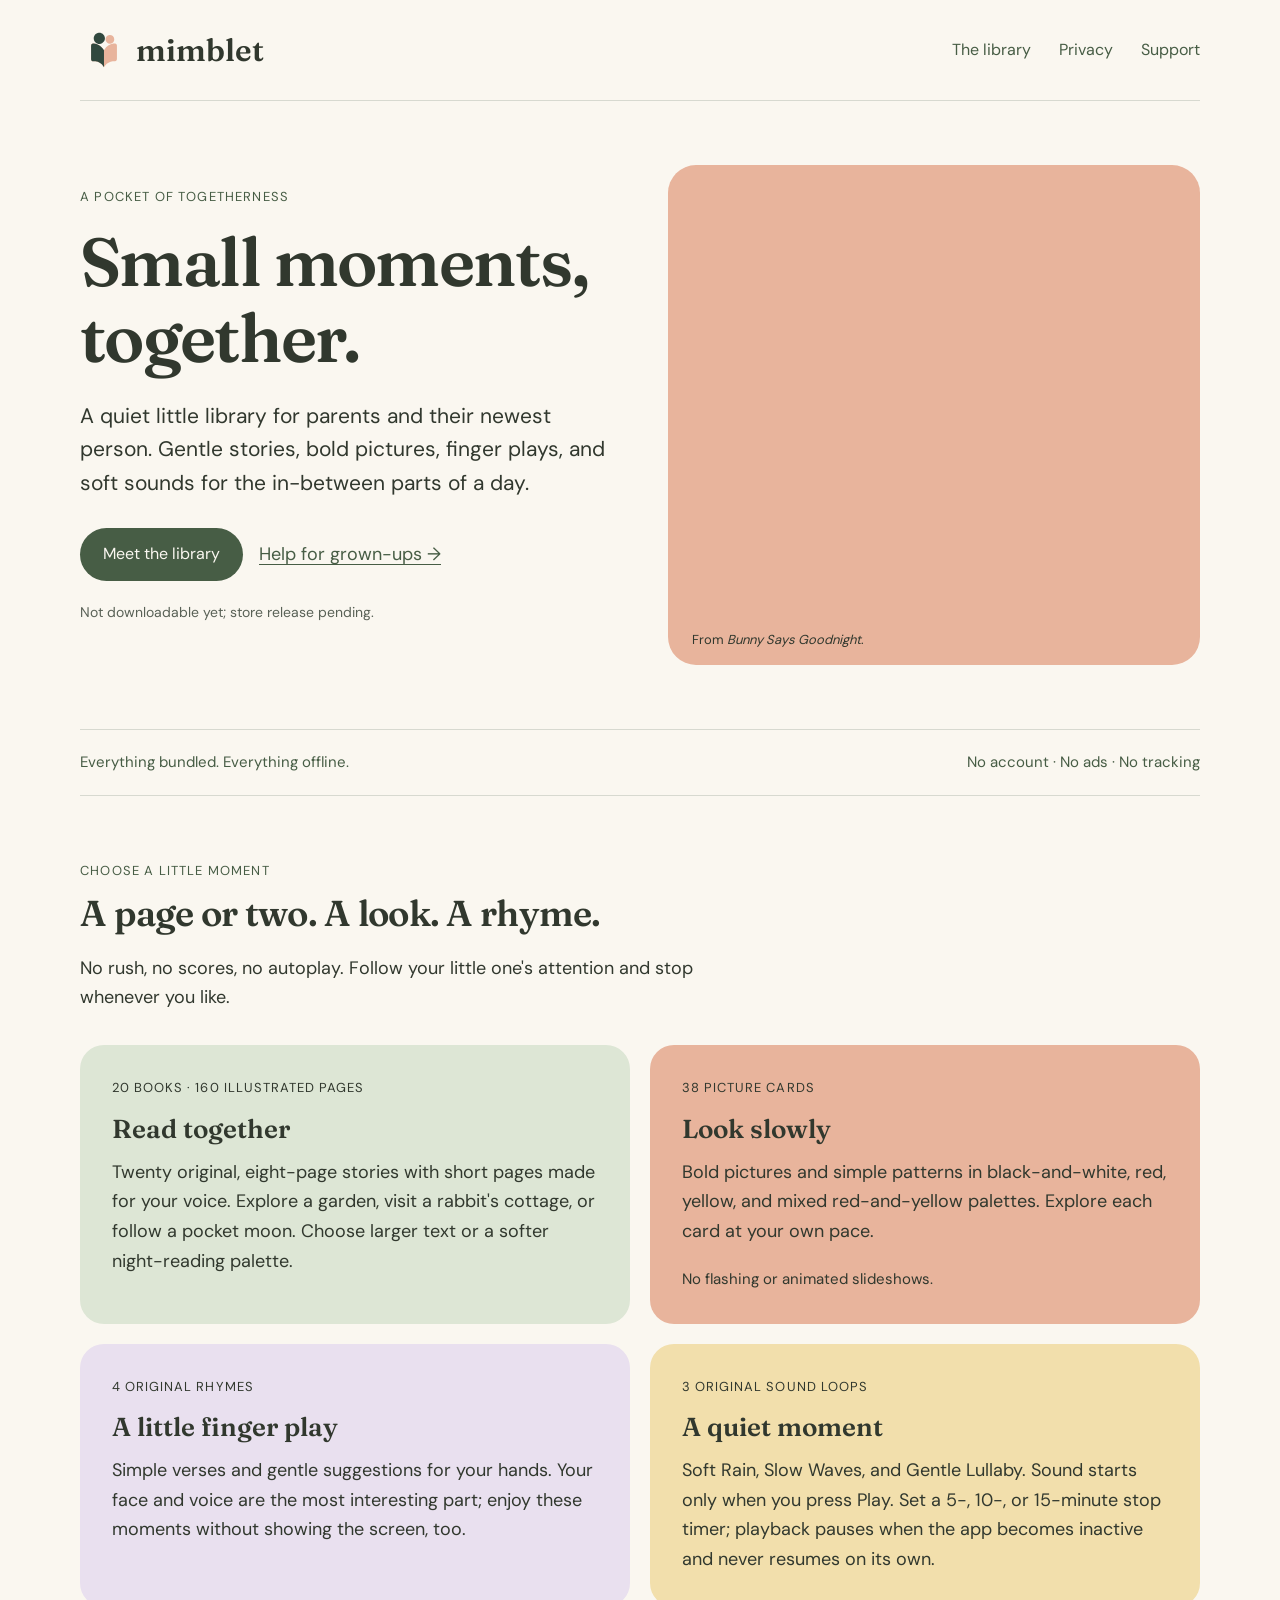
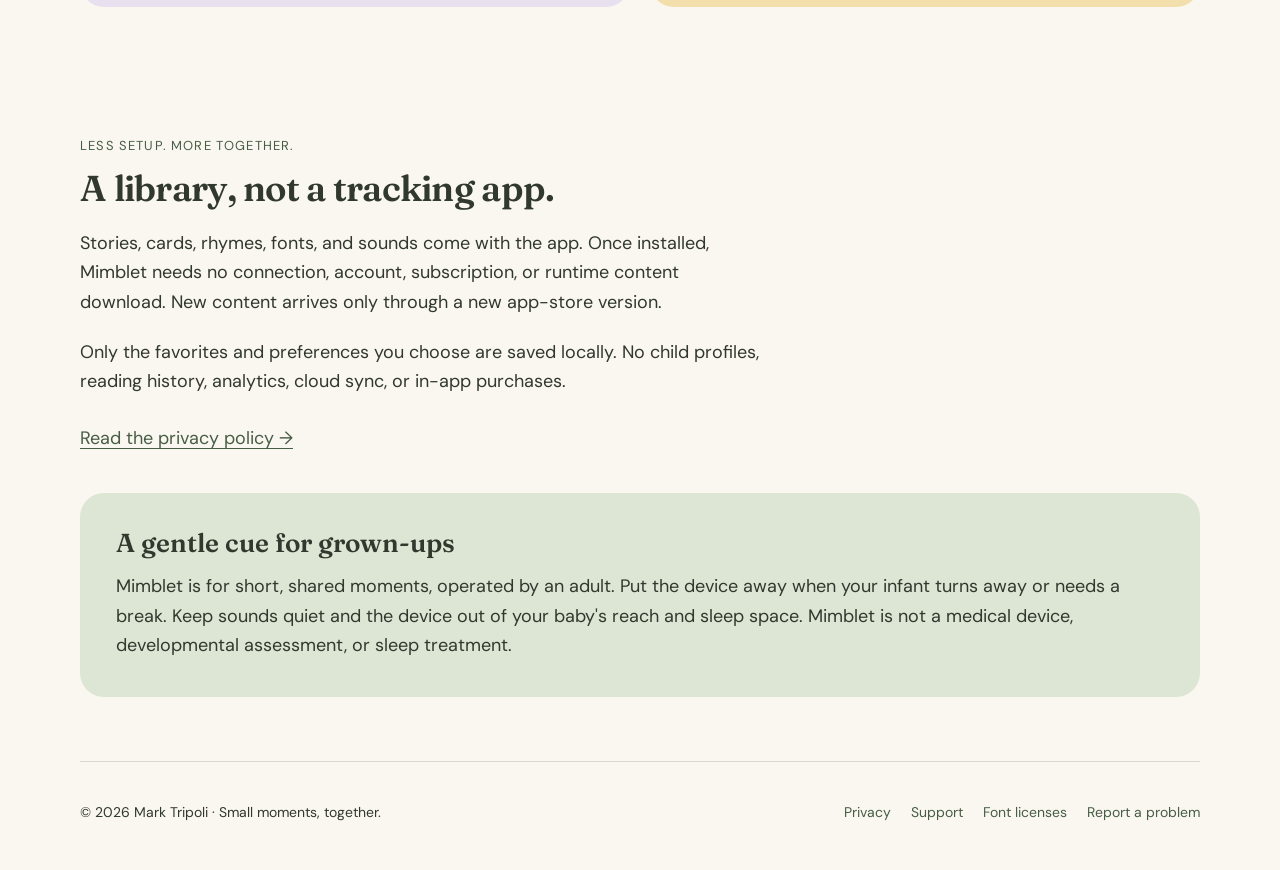
<file: site/index.html>
<!DOCTYPE html>
<html lang="en">
<head><meta charset="utf-8"><meta name="viewport" content="width=device-width, initial-scale=1"><title>Mimblet — Small moments, together</title><meta name="description" content="An offline little library for parents and caregivers: 20 illustrated stories, 38 picture cards, four finger-play rhymes, and three soft sounds."><link rel="icon" href="assets/favicon.svg" type="image/svg+xml">
<meta name="theme-color" content="#FAF7F0">
<meta property="og:title" content="Mimblet — Small moments, together">
<meta property="og:description" content="An offline little library for parents and caregivers: illustrated stories, picture cards, finger-play rhymes, and soft sounds.">
<meta property="og:type" content="website">
<meta property="og:image" content="assets/bunny-goodnight-01.jpg">
<meta name="twitter:card" content="summary_large_image">
<link rel="preload" as="image" href="assets/bunny-goodnight-01-1200w.jpg" fetchpriority="high"><link rel="preload" as="font" type="font/truetype" href="assets/fonts/Fraunces_600SemiBold.ttf" crossorigin><link rel="preload" as="font" type="font/truetype" href="assets/fonts/DMSans_400Regular.ttf" crossorigin><link rel="canonical" href="./"><link rel="stylesheet" href="styles.css"></head>
<body>
<a class="skip" href="#main">Skip to content</a>
<div class="wrap"><header class="header"><a class="brand" href="./" aria-label="Mimblet home"><img src="assets/brand-mark.svg" alt="" width="40" height="40">mimblet</a><nav aria-label="Main navigation"><a href="#library">The library</a><a href="privacy/">Privacy</a><a href="support/">Support</a></nav></header>
<main id="main" tabindex="-1">
<section class="hero" aria-labelledby="welcome"><div><p class="eyebrow">A pocket of togetherness</p><h1 id="welcome">Small moments,<br>together.</h1><p class="intro">A quiet little library for parents and their newest person. Gentle stories, bold pictures, finger plays, and soft sounds for the in-between parts of a day.</p><div class="actions"><a class="button" href="#library">Meet the library</a><a href="support/">Help for grown-ups →</a></div><p class="availability">Not downloadable yet; store release pending.</p></div><figure class="scene"><img src="assets/bunny-goodnight-01-1200w.jpg" srcset="assets/bunny-goodnight-01-480w.jpg 480w, assets/bunny-goodnight-01-768w.jpg 768w, assets/bunny-goodnight-01-1200w.jpg 1200w" sizes="(max-width: 768px) 100vw, 60vw" alt="A little rabbit in a mustard waistcoat outside a warmly lit cottage at sunset." width="1536" height="1020" decoding="async" fetchpriority="high"><figcaption>From <cite>Bunny Says Goodnight</cite>.</figcaption></figure></section>
<div class="strip" role="group" aria-label="App principles"><span>Everything bundled. Everything offline.</span><span>No account · No ads · No tracking</span></div>
<section id="library" class="section" aria-labelledby="library-title"><div class="section-head"><p class="eyebrow">Choose a little moment</p><h2 id="library-title">A page or two. A look. A rhyme.</h2><p>No rush, no scores, no autoplay. Follow your little one's attention and stop whenever you like.</p></div><div class="grid"><article class="card"><span class="number">20 books · 160 illustrated pages</span><h3>Read together</h3><p>Twenty original, eight-page stories with short pages made for your voice. Explore a garden, visit a rabbit's cottage, or follow a pocket moon. Choose larger text or a softer night-reading palette.</p></article><article class="card"><span class="number">38 picture cards</span><h3>Look slowly</h3><p>Bold pictures and simple patterns in black-and-white, red, yellow, and mixed red-and-yellow palettes. Explore each card at your own pace.</p><p class="small">No flashing or animated slideshows.</p></article><article class="card"><span class="number">4 original rhymes</span><h3>A little finger play</h3><p>Simple verses and gentle suggestions for your hands. Your face and voice are the most interesting part; enjoy these moments without showing the screen, too.</p></article><article class="card"><span class="number">3 original sound loops</span><h3>A quiet moment</h3><p>Soft Rain, Slow Waves, and Gentle Lullaby. Sound starts only when you press Play. Set a 5-, 10-, or 15-minute stop timer; playback pauses when the app becomes inactive and never resumes on its own.</p></article></div></section>
<section class="section" aria-labelledby="offline-title"><div class="section-head"><p class="eyebrow">Less setup. More together.</p><h2 id="offline-title">A library, not a tracking app.</h2><p>Stories, cards, rhymes, fonts, and sounds come with the app. Once installed, Mimblet needs no connection, account, subscription, or runtime content download. New content arrives only through a new app-store version.</p><p>Only the favorites and preferences you choose are saved locally. No child profiles, reading history, analytics, cloud sync, or in-app purchases.</p><a href="privacy/">Read the privacy policy →</a></div><div class="note"><h3>A gentle cue for grown-ups</h3><p>Mimblet is for short, shared moments, operated by an adult. Put the device away when your infant turns away or needs a break. Keep sounds quiet and the device out of your baby's reach and sleep space. Mimblet is not a medical device, developmental assessment, or sleep treatment.</p></div></section>
</main><footer class="footer"><p>© 2026 Mark Tripoli · Small moments, together.</p><nav aria-label="Footer navigation"><a href="privacy/">Privacy</a><a href="support/">Support</a><a href="support/#fonts">Font licenses</a><a href="https://github.com/MarkTripoli/mimblet-site/issues">Report a problem</a></nav></footer></div>
</body></html>
</file>
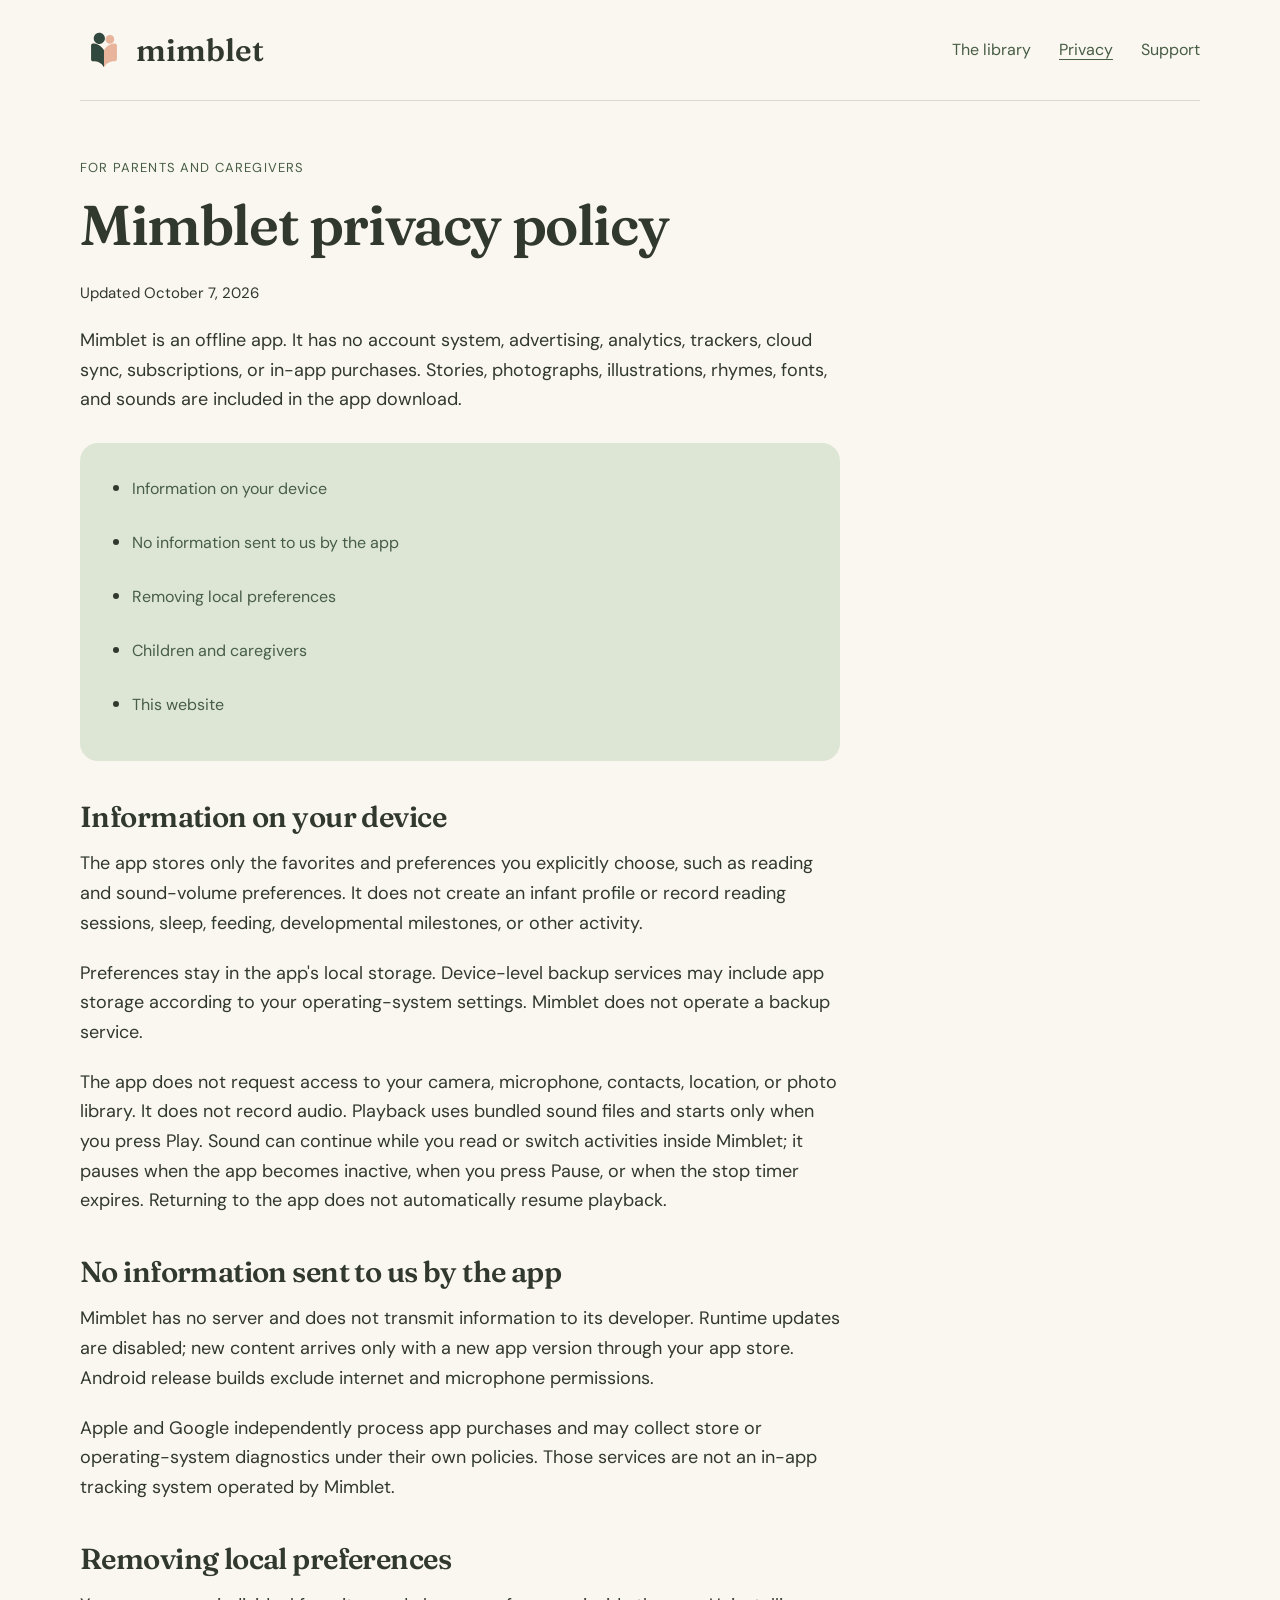
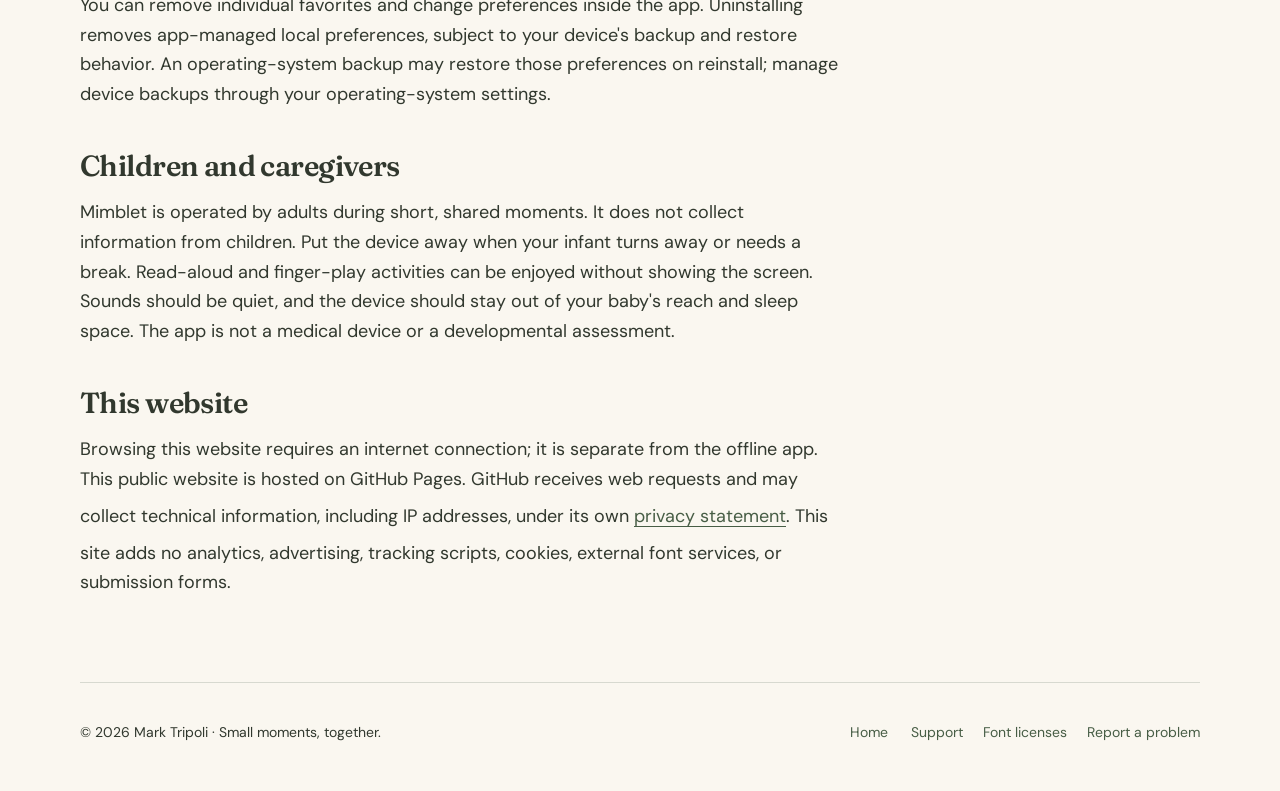
<file: site/privacy/index.html>
<!DOCTYPE html>
<html lang="en">
<head><meta charset="utf-8"><meta name="viewport" content="width=device-width, initial-scale=1"><title>Privacy — Mimblet</title><meta name="description" content="How Mimblet's offline app handles local preferences, and how this website differs."><link rel="icon" href="../assets/favicon.svg" type="image/svg+xml"><link rel="preload" as="font" type="font/truetype" href="../assets/fonts/Fraunces_600SemiBold.ttf" crossorigin><link rel="preload" as="font" type="font/truetype" href="../assets/fonts/DMSans_400Regular.ttf" crossorigin><link rel="canonical" href="./"><link rel="stylesheet" href="../styles.css"></head>
<body><a class="skip" href="#main">Skip to content</a><div class="wrap"><header class="header"><a class="brand" href="../" aria-label="Mimblet home"><img src="../assets/brand-mark.svg" alt="" width="40" height="40">mimblet</a><nav aria-label="Main navigation"><a href="../#library">The library</a><a href="./" aria-current="page">Privacy</a><a href="../support/">Support</a></nav></header>
<main id="main" class="document" tabindex="-1"><p class="eyebrow">For parents and caregivers</p><h1>Mimblet privacy policy</h1><p class="small">Updated October 7, 2026</p><p>Mimblet is an offline app. It has no account system, advertising, analytics, trackers, cloud sync, subscriptions, or in-app purchases. Stories, photographs, illustrations, rhymes, fonts, and sounds are included in the app download.</p>
<nav class="contents" aria-label="Policy sections"><ul><li><a href="#device">Information on your device</a></li><li><a href="#network">No information sent to us by the app</a></li><li><a href="#removal">Removing local preferences</a></li><li><a href="#children">Children and caregivers</a></li><li><a href="#web">This website</a></li></ul></nav>
<section id="device"><h2>Information on your device</h2><p>The app stores only the favorites and preferences you explicitly choose, such as reading and sound-volume preferences. It does not create an infant profile or record reading sessions, sleep, feeding, developmental milestones, or other activity.</p><p>Preferences stay in the app's local storage. Device-level backup services may include app storage according to your operating-system settings. Mimblet does not operate a backup service.</p><p>The app does not request access to your camera, microphone, contacts, location, or photo library. It does not record audio. Playback uses bundled sound files and starts only when you press Play. Sound can continue while you read or switch activities inside Mimblet; it pauses when the app becomes inactive, when you press Pause, or when the stop timer expires. Returning to the app does not automatically resume playback.</p></section>
<section id="network"><h2>No information sent to us by the app</h2><p>Mimblet has no server and does not transmit information to its developer. Runtime updates are disabled; new content arrives only with a new app version through your app store. Android release builds exclude internet and microphone permissions.</p><p>Apple and Google independently process app purchases and may collect store or operating-system diagnostics under their own policies. Those services are not an in-app tracking system operated by Mimblet.</p></section>
<section id="removal"><h2>Removing local preferences</h2><p>You can remove individual favorites and change preferences inside the app. Uninstalling removes app-managed local preferences, subject to your device's backup and restore behavior. An operating-system backup may restore those preferences on reinstall; manage device backups through your operating-system settings.</p></section>
<section id="children"><h2>Children and caregivers</h2><p>Mimblet is operated by adults during short, shared moments. It does not collect information from children. Put the device away when your infant turns away or needs a break. Read-aloud and finger-play activities can be enjoyed without showing the screen. Sounds should be quiet, and the device should stay out of your baby's reach and sleep space. The app is not a medical device or a developmental assessment.</p></section>
<section id="web"><h2>This website</h2><p>Browsing this website requires an internet connection; it is separate from the offline app. This public website is hosted on GitHub Pages. GitHub receives web requests and may collect technical information, including IP addresses, under its own <a href="https://docs.github.com/en/site-policy/privacy-policies/github-general-privacy-statement" target="_blank" rel="noopener noreferrer">privacy statement</a>. This site adds no analytics, advertising, tracking scripts, cookies, external font services, or submission forms.</p></section>
</main><footer class="footer"><p>© 2026 Mark Tripoli · Small moments, together.</p><nav aria-label="Footer navigation"><a href="../">Home</a><a href="../support/">Support</a><a href="../support/#fonts">Font licenses</a><a href="https://github.com/MarkTripoli/mimblet-site/issues">Report a problem</a></nav></footer></div></body></html>
</file>
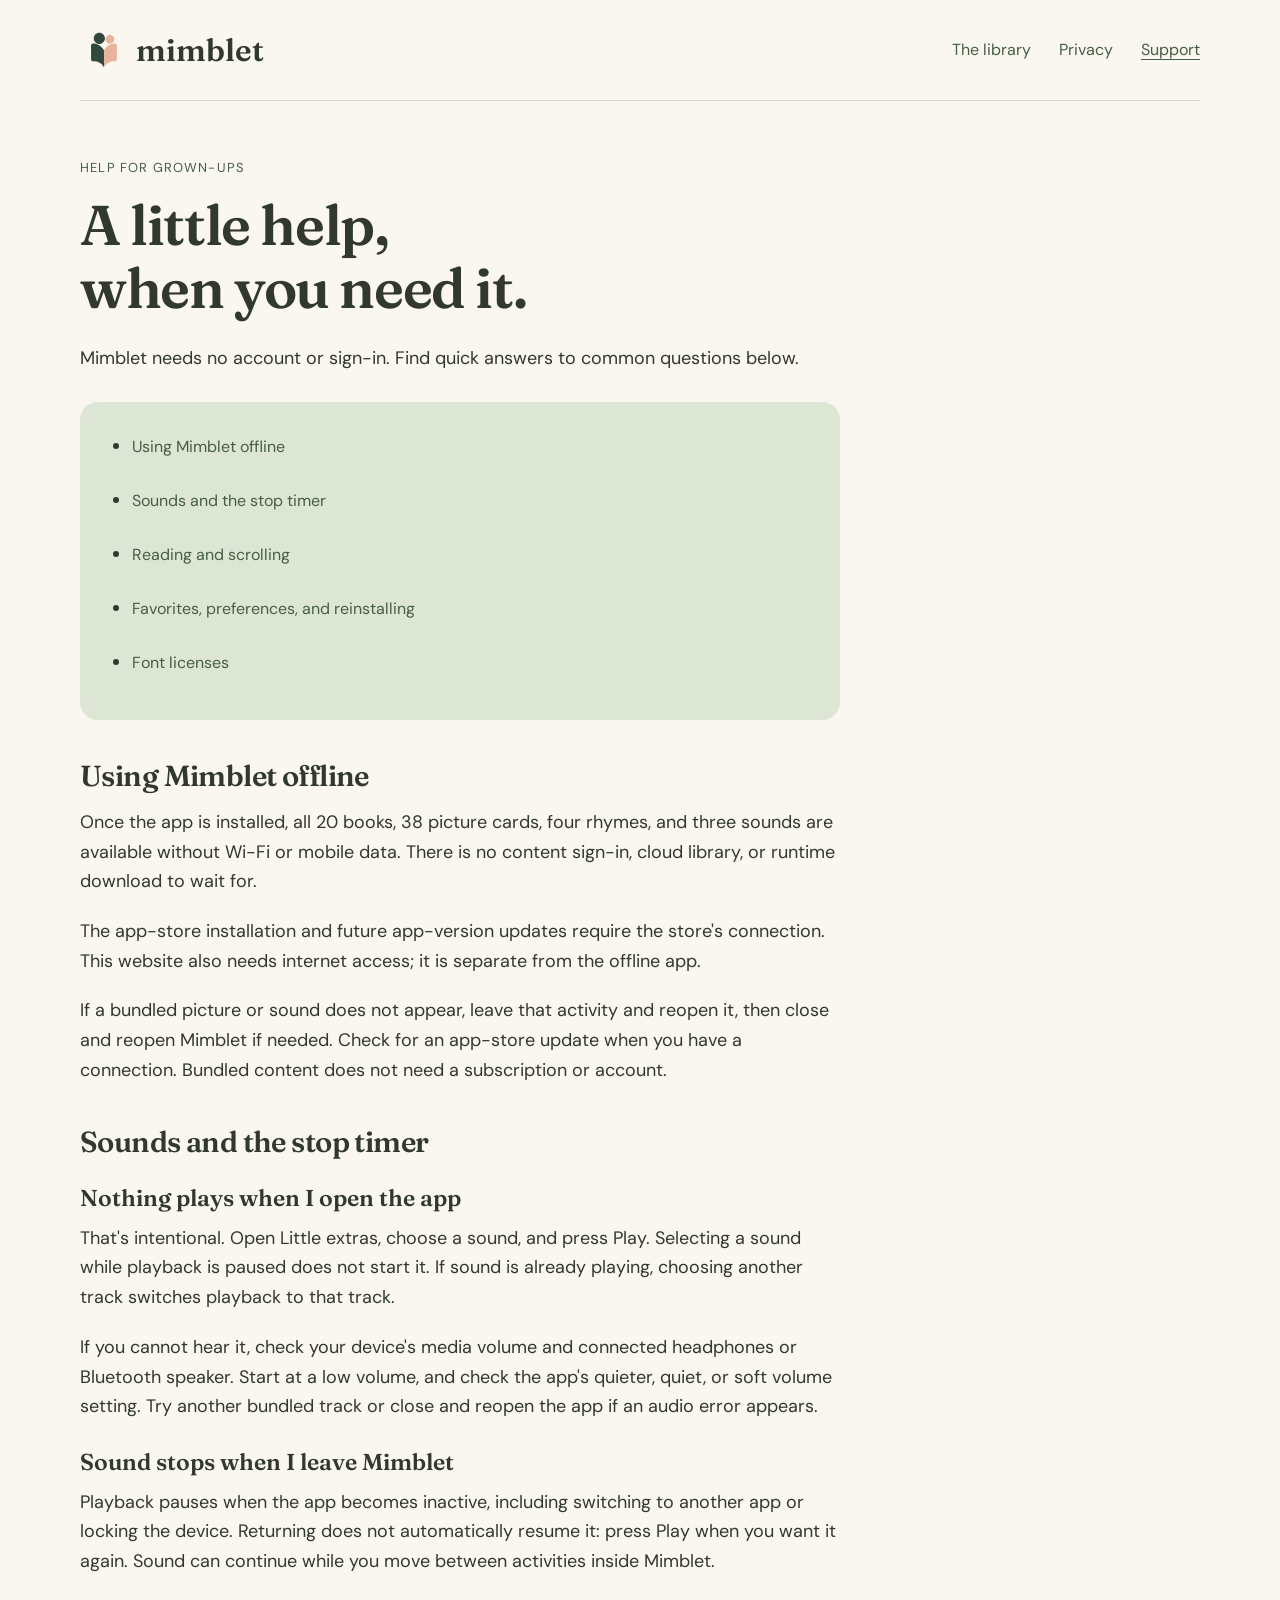
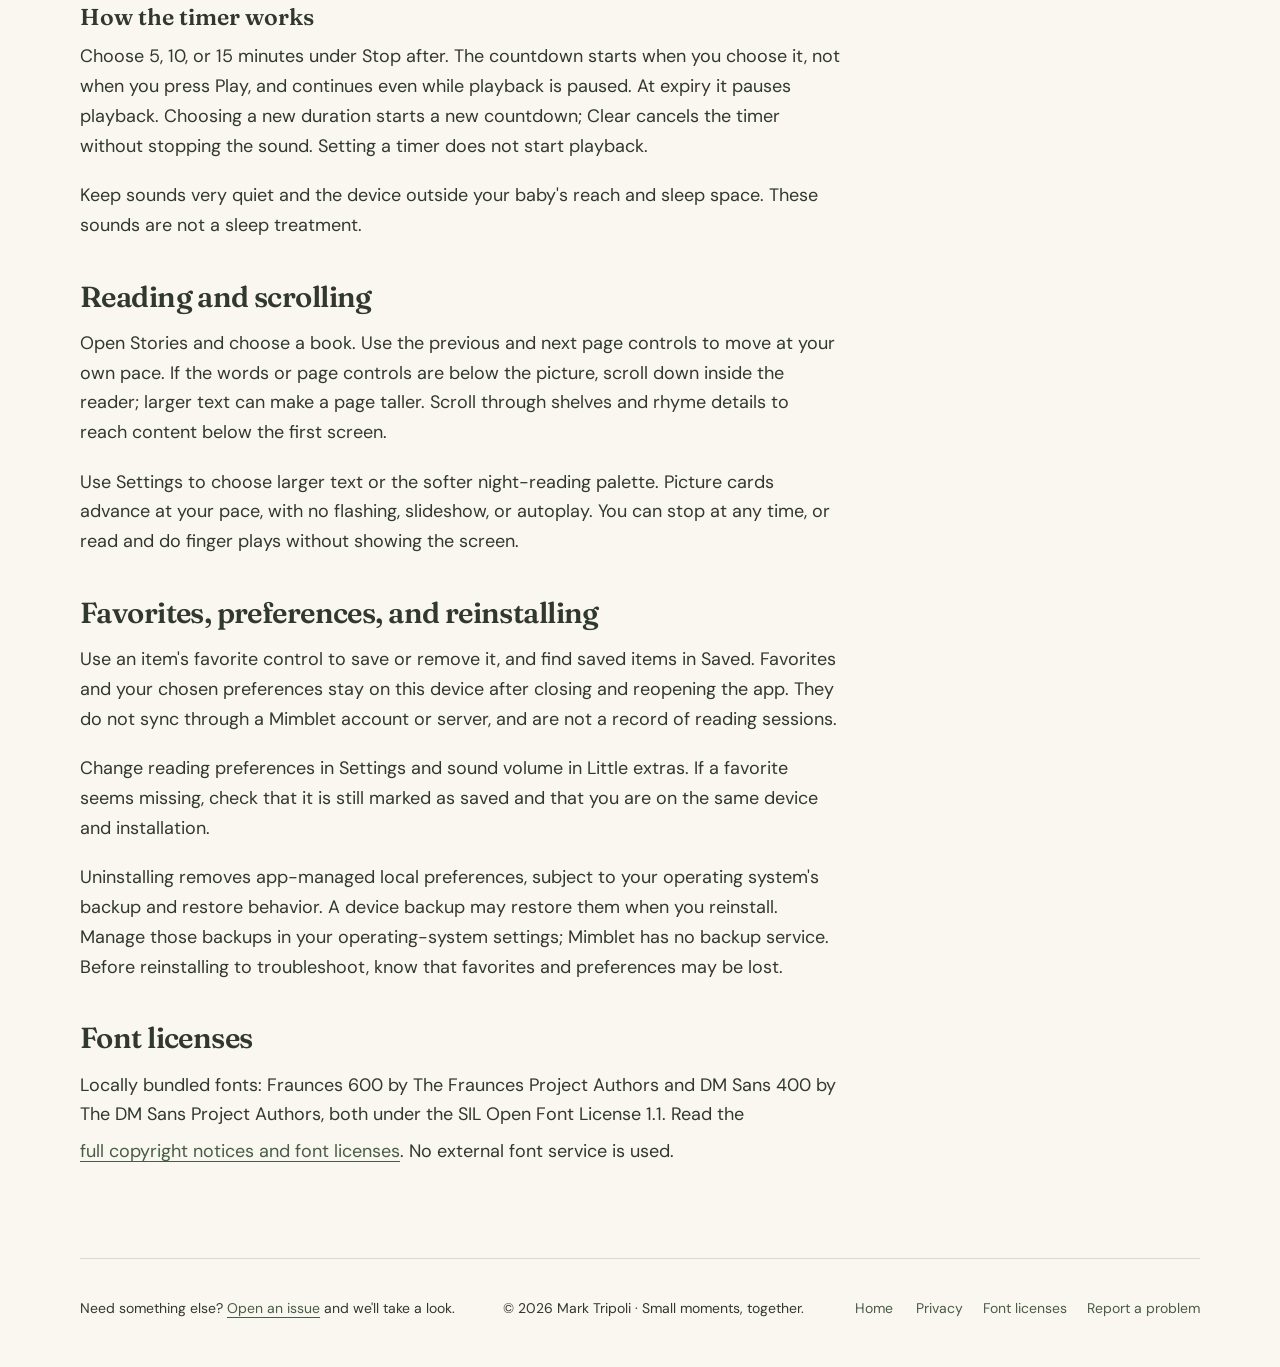
<file: site/support/index.html>
<!DOCTYPE html>
<html lang="en">
<head><meta charset="utf-8"><meta name="viewport" content="width=device-width, initial-scale=1"><title>Support — Mimblet</title><meta name="description" content="Help with offline reading, sounds, timers, favorites, and preferences in Mimblet."><link rel="icon" href="../assets/favicon.svg" type="image/svg+xml"><link rel="preload" as="font" type="font/truetype" href="../assets/fonts/Fraunces_600SemiBold.ttf" crossorigin><link rel="preload" as="font" type="font/truetype" href="../assets/fonts/DMSans_400Regular.ttf" crossorigin><link rel="canonical" href="./"><link rel="stylesheet" href="../styles.css"></head>
<body>
<a class="skip" href="#main">Skip to content</a><div class="wrap"><header class="header"><a class="brand" href="../" aria-label="Mimblet home"><img src="../assets/brand-mark.svg" alt="" width="40" height="40">mimblet</a><nav aria-label="Main navigation"><a href="../#library">The library</a><a href="../privacy/">Privacy</a><a href="./" aria-current="page">Support</a></nav></header>
<main id="main" class="document" tabindex="-1"><p class="eyebrow">Help for grown-ups</p><h1>A little help,<br>when you need it.</h1><p>Mimblet needs no account or sign-in. Find quick answers to common questions below.</p><nav class="contents" aria-label="Support topics"><ul><li><a href="#offline">Using Mimblet offline</a></li><li><a href="#sound">Sounds and the stop timer</a></li><li><a href="#reading">Reading and scrolling</a></li><li><a href="#preferences">Favorites, preferences, and reinstalling</a></li><li><a href="#fonts">Font licenses</a></li></ul></nav>
<section id="offline"><h2>Using Mimblet offline</h2><p>Once the app is installed, all 20 books, 38 picture cards, four rhymes, and three sounds are available without Wi-Fi or mobile data. There is no content sign-in, cloud library, or runtime download to wait for.</p><p>The app-store installation and future app-version updates require the store's connection. This website also needs internet access; it is separate from the offline app.</p><p>If a bundled picture or sound does not appear, leave that activity and reopen it, then close and reopen Mimblet if needed. Check for an app-store update when you have a connection. Bundled content does not need a subscription or account.</p></section>
<section id="sound"><h2>Sounds and the stop timer</h2><h3>Nothing plays when I open the app</h3><p>That's intentional. Open Little extras, choose a sound, and press Play. Selecting a sound while playback is paused does not start it. If sound is already playing, choosing another track switches playback to that track.</p><p>If you cannot hear it, check your device's media volume and connected headphones or Bluetooth speaker. Start at a low volume, and check the app's quieter, quiet, or soft volume setting. Try another bundled track or close and reopen the app if an audio error appears.</p><h3>Sound stops when I leave Mimblet</h3><p>Playback pauses when the app becomes inactive, including switching to another app or locking the device. Returning does not automatically resume it: press Play when you want it again. Sound can continue while you move between activities inside Mimblet.</p><h3>How the timer works</h3><p>Choose 5, 10, or 15 minutes under Stop after. The countdown starts when you choose it, not when you press Play, and continues even while playback is paused. At expiry it pauses playback. Choosing a new duration starts a new countdown; Clear cancels the timer without stopping the sound. Setting a timer does not start playback.</p><p>Keep sounds very quiet and the device outside your baby's reach and sleep space. These sounds are not a sleep treatment.</p></section>
<section id="reading"><h2>Reading and scrolling</h2><p>Open Stories and choose a book. Use the previous and next page controls to move at your own pace. If the words or page controls are below the picture, scroll down inside the reader; larger text can make a page taller. Scroll through shelves and rhyme details to reach content below the first screen.</p><p>Use Settings to choose larger text or the softer night-reading palette. Picture cards advance at your pace, with no flashing, slideshow, or autoplay. You can stop at any time, or read and do finger plays without showing the screen.</p></section>
<section id="preferences"><h2>Favorites, preferences, and reinstalling</h2><p>Use an item's favorite control to save or remove it, and find saved items in Saved. Favorites and your chosen preferences stay on this device after closing and reopening the app. They do not sync through a Mimblet account or server, and are not a record of reading sessions.</p><p>Change reading preferences in Settings and sound volume in Little extras. If a favorite seems missing, check that it is still marked as saved and that you are on the same device and installation.</p><p>Uninstalling removes app-managed local preferences, subject to your operating system's backup and restore behavior. A device backup may restore them when you reinstall. Manage those backups in your operating-system settings; Mimblet has no backup service. Before reinstalling to troubleshoot, know that favorites and preferences may be lost.</p></section>
<section id="fonts"><h2>Font licenses</h2><p>Locally bundled fonts: Fraunces 600 by The Fraunces Project Authors and DM Sans 400 by The DM Sans Project Authors, both under the SIL Open Font License 1.1. Read the <a href="../assets/fonts/OFL.txt">full copyright notices and font licenses</a>. No external font service is used.</p></section>
</main><footer class="footer"><p>Need something else? <a href="https://github.com/MarkTripoli/mimblet-site/issues">Open an issue</a> and we&apos;ll take a look.</p>
<p>© 2026 Mark Tripoli · Small moments, together.</p><nav aria-label="Footer navigation"><a href="../">Home</a><a href="../privacy/">Privacy</a><a href="#fonts">Font licenses</a><a href="https://github.com/MarkTripoli/mimblet-site/issues">Report a problem</a></nav></footer></div></body></html>
</file>
<file: site/styles.css>
html{scroll-behavior:smooth}
@font-face{font-family:Fraunces;src:url('assets/fonts/Fraunces_600SemiBold.ttf') format('truetype');font-weight:600;font-display:swap}
@font-face{font-family:'DM Sans';src:url('assets/fonts/DMSans_400Regular.ttf') format('truetype');font-weight:400;font-display:swap}
:root{color-scheme:light dark;--paper:#FAF7F0;--ink:#31382E;--moss:#475D45;--sage:#DDE6D5;--butter:#F2DFAC;--line:#D7D9D0}
*{box-sizing:border-box}body{margin:0;background:var(--paper);color:var(--ink);font:18px/1.65 'DM Sans',system-ui,sans-serif}a{color:var(--moss);text-underline-offset:4px}a:hover{text-decoration-thickness:2px}a:focus-visible{outline:3px solid var(--moss);outline-offset:5px;border-radius:4px}img{display:block;max-width:100%;height:auto}h1,h2,h3,.brand{font-family:Fraunces,Georgia,serif;font-weight:600;line-height:1.12}h1{font-size:clamp(40px,5.3vw,68px);letter-spacing:-.025em;margin:16px 0 24px}h2{font-size:36px;letter-spacing:-.02em;margin:0 0 20px}h3{font-size:26px;margin:0 0 14px}p{margin:0 0 20px}.wrap{width:min(1120px,calc(100% - 64px));margin:auto}.skip{position:absolute;top:-100px;left:20px;padding:12px;background:white;z-index:2}.skip:focus{top:12px}.header{display:flex;align-items:center;justify-content:space-between;gap:24px;padding:28px 0;border-bottom:1px solid var(--line)}.brand{display:flex;align-items:center;gap:8px;font-size:31px;text-decoration:none;color:var(--ink)}.brand img{width:48px;height:40px;object-fit:contain}nav{display:flex;gap:28px;flex-wrap:wrap}nav a{font-size:16px;text-decoration:none;padding:8px 0}nav a[aria-current]{text-decoration:underline}.hero{display:grid;grid-template-columns:1fr 1fr;align-items:center;gap:56px;padding:64px 0}.eyebrow{font-size:13px;letter-spacing:.09em;text-transform:uppercase;color:var(--moss);margin-bottom:12px}.intro{font-size:21px;line-height:1.6;max-width:540px}.actions{display:flex;gap:16px;flex-wrap:wrap;align-items:center;margin-top:28px}.button{display:inline-block;padding:13px 23px;background:var(--moss);color:var(--paper);border-radius:999px;text-decoration:none;font-size:16px}.scene{margin:0;padding:16px;background:#E8B49C;border-radius:28px}.scene img{border-radius:18px;width:100%;aspect-ratio:1.15;object-fit:cover;object-position:48% center}.scene figcaption{padding:14px 8px 0;font-size:13px;line-height:1.5}.strip{border-block:1px solid var(--line);padding:20px 0;display:flex;gap:24px;flex-wrap:wrap;justify-content:space-between;font-size:15px;color:var(--moss)}.section{padding:64px 0}.section-head{max-width:680px;margin-bottom:32px}.grid{display:grid;grid-template-columns:repeat(2,1fr);gap:20px}.card{padding:32px;border-radius:24px;background:var(--sage)}.card:nth-child(2){background:#E8B49C}.card:nth-child(3){background:#E9E0EF}.card:nth-child(4){background:var(--butter)}.card p:last-child{margin-bottom:0}.number{display:block;font-size:13px;letter-spacing:.08em;text-transform:uppercase;margin-bottom:16px}.note{padding:36px;border-radius:24px;background:var(--sage)}.note p:last-child{margin:0}.footer{border-top:1px solid var(--line);padding:28px 0 36px;display:flex;justify-content:space-between;gap:24px;align-items:center;font-size:14px}.footer p{margin:0}.footer nav{gap:20px}.footer nav a{font-size:14px}.document{max-width:760px;padding:56px 0 64px}.document h1{font-size:clamp(40px,5vw,56px)}.document h2{font-size:29px;margin:40px 0 16px}.document h3{font-size:23px;margin:28px 0 12px}.document ul{padding-left:24px}.document li{margin-bottom:10px}.contents{padding:24px 28px;background:var(--sage);border-radius:18px;margin:28px 0}.contents ul{margin:0}.document section{scroll-margin-top:24px}.small{font-size:15px}.availability{font-size:14px;margin-top:20px;color:#596156}
@media(max-width:700px){body{font-size:17px}.wrap{width:calc(100% - 40px)}.header{padding:20px 0;gap:14px;flex-wrap:wrap}.brand{font-size:28px}.header nav{gap:22px}.hero{grid-template-columns:1fr;gap:32px;padding:40px 0}.intro{font-size:19px}.scene img{aspect-ratio:1.4}.strip{gap:12px 22px;justify-content:flex-start}.section{padding:44px 0}h2{font-size:30px}.grid{grid-template-columns:1fr}.card{padding:28px}.note{padding:28px}.footer{align-items:flex-start;flex-direction:column;gap:12px}.document{padding:36px 0 44px}.document h2{font-size:27px}.contents{padding:22px}.actions{gap:20px}}

a:visited{color:var(--moss)}
.button:hover{background:#3B4F3A}
.button:focus-visible{outline:3px solid var(--ink);outline-offset:4px}
nav a:hover{text-decoration:underline}
footer nav a:hover{text-decoration:underline}
.strip{position:relative}
@media (prefers-reduced-motion: reduce){*{animation-duration:.001ms !important;animation-iteration-count:1 !important;transition-duration:.001ms !important;scroll-behavior:auto !important}}

/* tap-target minimums */
.brand{min-height:44px;display:inline-flex;align-items:center}
.footer nav a{min-width:44px;justify-content:center}
nav a,.footer nav a,.contents a,.actions a,.section-head a,.document a{min-height:44px;display:inline-flex;align-items:center}
.button{min-height:44px;display:inline-flex;align-items:center}

@media (forced-colors: active){
  .button{background:Canvas;color:ButtonText;border:2px solid ButtonText}
  .scene,.card,.note,.contents{background:Canvas;border:1px solid CanvasText}
  nav a,.footer nav a{color:LinkText}
}

/* accessibility: consistent focus rings */
a:focus-visible,button:focus-visible,.button:focus-visible,nav a:focus-visible,.contents a:focus-visible,.footer nav a:focus-visible,.skip:focus-visible{outline:3px solid var(--moss);outline-offset:2px;border-radius:4px}
.skip:focus-visible{top:12px}

@media (prefers-reduced-motion: reduce){
  *{animation:none !important;transition:none !important;scroll-behavior:auto !important}
}

@media (forced-colors: active){
  .skip{background:Canvas;color:ButtonText;border:2px solid ButtonText}
  .skip:focus-visible{outline:3px solid ButtonText;outline-offset:2px}
  .button:focus-visible{outline:3px solid ButtonText;outline-offset:2px}
}

.footer p a{min-height:44px;display:inline-flex;align-items:center}


@media (prefers-color-scheme: dark){
  :root{color-scheme:dark;--paper:#1A1F18;--ink:#E6E8E1;--moss:#9FC09A;--sage:#2A3328;--butter:#3A3830;--line:#334033}
  body{background:var(--paper);color:var(--ink)}
  .header{border-color:var(--line)}
  a{color:var(--moss)}
  .card,.scene,.note,.contents{background:var(--sage);border-color:var(--line);color:var(--ink)}
  .card:nth-child(2),.card:nth-child(3){background:var(--sage)}
  .availability{color:var(--moss)}
  .footer{border-color:var(--line);color:var(--ink)}
  .skip{background:#2A3328;color:var(--ink)}
}
</file>
